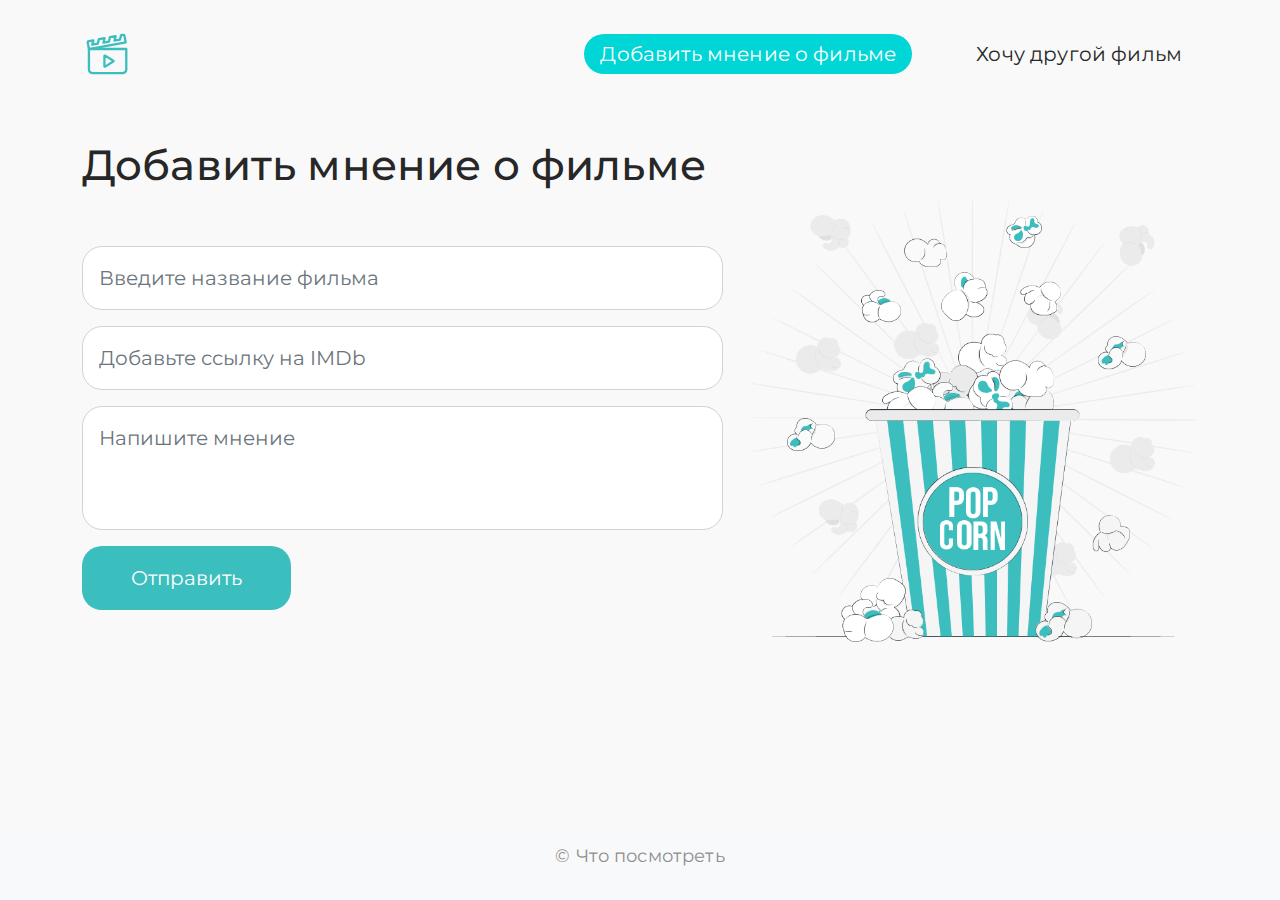
<file: html/add.html>
<!DOCTYPE html> 
<html lang="ru"> 
  <head>    
    <meta charset="utf-8">
    <meta name="viewport" content="width=device-width, initial-scale=1">
    <link rel="icon" href="static/img/fav/fav.ico" type="image">
    <link rel="apple-touch-icon" sizes="180x180" href="static/img/fav/apple-touch-icon.png">
    <link rel="icon" type="image/png" sizes="32x32" href="static/img/fav/favicon-32x32.png">
    <link rel="icon" type="image/png" sizes="16x16" href="static/img/fav/favicon-16x16.png">
    <link rel="stylesheet" href="static/css/bootstrap.min.css">
    <link rel="stylesheet" href="static/css/style.css">
    <title>Название фильма</title>
  </head>
  <body>	   
    <header class="pt-3">
      <nav class="navbar navbar-expand-lg navbar-light">
        <div class="container">
          <a class="navbar-brand" href="index.html">            
            <img src="static/img/logo.svg" height="50" class="" alt="">                       
          </a>  
          <div class="d-flex justify-content-end">
            <ul class="nav nav-pills">
              <li class="nav-item pe-5">              
                <a class="nav-link active" href="add.html">
                  Добавить мнение о фильме
                </a>
              </li>
              <li class="nav-item">
                <a class="nav-link" href="index.html">
                  Хочу другой фильм
                </a>
              </li>
            </ul>            
          </div>       
        </div>
      </nav>       
    </header>
    <main>   
      <section class="container my-5">
        <div class="row">
          <h1>Добавить мнение о фильме</h1>
          <div class="col-12 col-lg-7 my-5">            
            <form>       
              <input 
                type="text" 
                class="form-control form-control-lg py-3 mb-3" 
                name="" 
                placeholder="Введите название фильма"
              >
              <input 
              type="url" 
              class="form-control form-control-lg py-3 mb-3" 
              name="" 
              placeholder="Добавьте ссылку на IMDb"
              >
              <textarea 
              cols="40" rows="3"
              class="form-control form-control-lg py-3 mb-3" 
              name="" 
              placeholder="Напишите мнение"
              ></textarea>
              <input type="submit" class="button px-5 py-3 btn" value="Отправить">
            </form>
          </div>
          <div class="col-12 col-lg-5">
            <img class="img-fluid mx-auto d-block" src="static/img/illustration.png" alt="">
          </div>
        </div>
      </section>
    </main>
    <footer class="fixed-bottom text-center py-3 bg-light">
      <p class="small">© Что посмотреть</p> 
    </footer>
  </body>
</html>
</file>
<file: html/static/css/style.css>
@font-face {
    font-family: "Montserrat";
    src: local("Montserrat"),
      url(../fonts/Montserrat/Montserrat-VariableFont_wght.ttf);
  }

body {
    font-family: Montserrat, Arial, sans-serif;
    background-color: #F9F9F9;
    line-height: 1.2;
    letter-spacing: 0.01em;
    color: #272727;
}
p, a {
    font-size: 20px;
}

a.nav-link, a {
    color: #272727;

}

a.nav-link:hover, a:hover {
    color: #00D6D6;
}
.nav-pills a.nav-link.active {
    background-color: #00D6D6;
    border-radius: 20px;
}

h1 {
    font-size: 42px;
}

p.small {
    font-size: 18px;
    color: #8E8E8E;
}
.form-control-lg {
    border-radius: 20px;

}

.form-control:focus {
    background-color: #FFF;
    border-color: #00D6D6;
    outline: 0;
    box-shadow: 0 0 0 2px rgb(0, 214, 214, 1);
  }

textarea {
    resize: none;
}

.button {
    background-color: #3BBEBE;
    border-radius: 20px;
    color: #FFF;
    font-size: 20px;
}

.button:hover {
    background-color: #00D6D6;
    color: #FFF;
}



@media (max-width: 600px) {
    p {
        text-align: justify;
    }
    h1 {
        text-align: center;
    }
    .navbar-brand {
        margin: 0 auto;
    }
}
</file>
